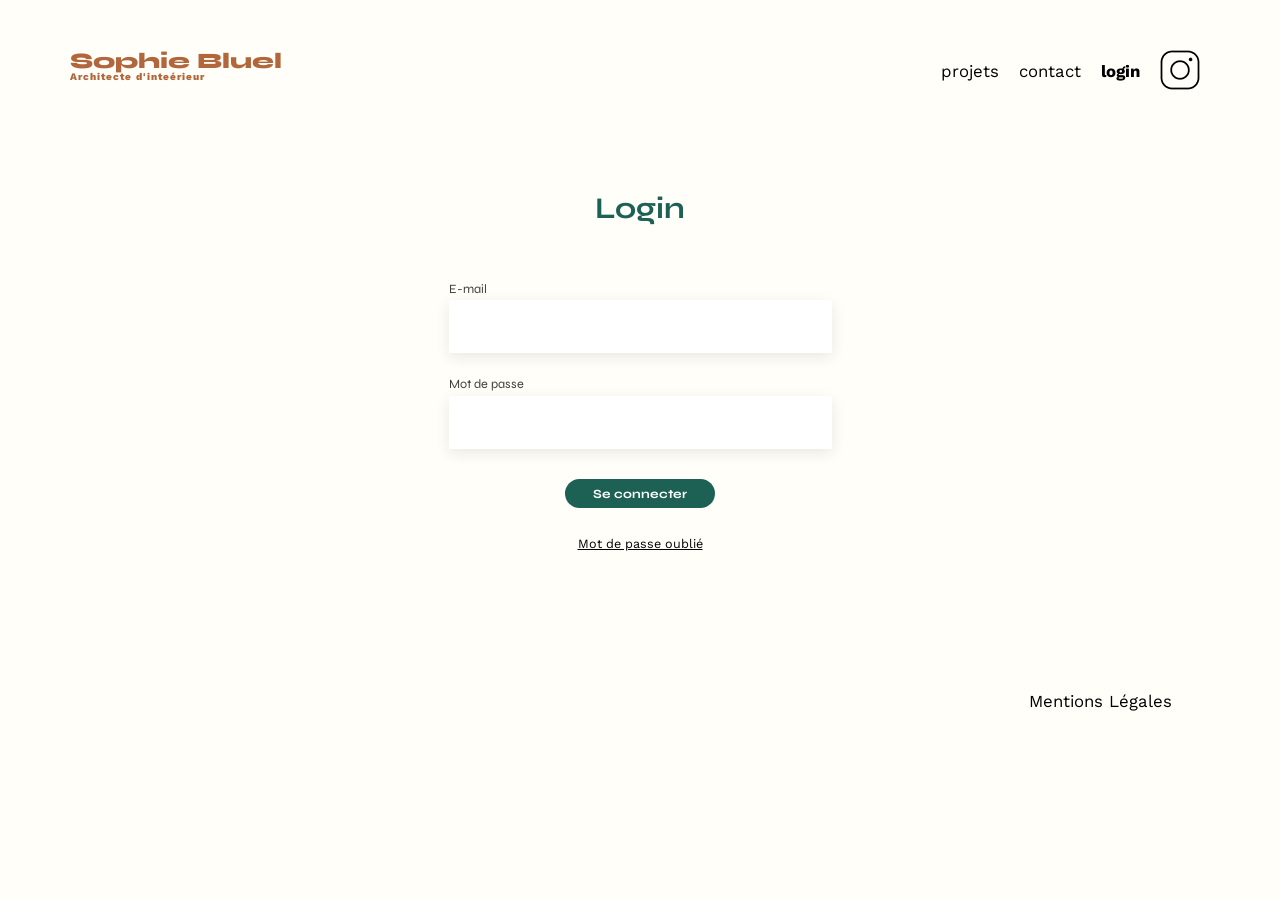
<file: FrontEnd/connexion.html>
<!DOCTYPE html>
<html lang="fr">

<head>
    <meta charset="UTF-8">
    <title>Login</title>
    <meta name="viewport" content="width=device-width, initial-scale=1.0">
    <link rel="preconnect" href="https://fonts.googleapis.com">
    <link rel="preconnect" href="https://fonts.gstatic.com" crossorigin>
    <link href="https://fonts.googleapis.com/css2?family=Syne:wght@700;800&family=Work+Sans&display=swap"
        rel="stylesheet">
    <meta name="description" content="">
    <link rel="stylesheet" href="./assets/style.css">
</head>

<body>
    <header>
        <h1>Sophie Bluel <span>Architecte d'inteérieur</span></h1>
        <nav>
            <ul>
                <a href="index.html">projets</a>
                <a href="index.html#contact">contact</a>
                <a href="connexion.html" id="connexionLogin">login</a>
                <li><img src="./assets/icons/instagram.png" alt="Instagram"></li>
            </ul>
        </nav>
    </header>

    <main>
        <section id="connexion">
            <h2>Login</h2>
            <div id="error"></div>
            <form class="loginForm" action="#" method="#">
                <div class="connexionForm">
                    <label for="email">E-mail</label>
                    <input type="email" name="email" id="email" required>
                </div>
                <div class="connexionForm">
                    <label for="password">Mot de passe</label>
                    <input type="password" name="password" id="password" required>
                </div>
                <input class="submitBtn" type="submit" id="submitUserInfo" value="Se connecter">
                <a href="#">Mot de passe oublié</a>
            </form>

        </section>
    </main>

    <footer>
        <nav>
            <ul>
                <li>Mentions Légales</li>
            </ul>
        </nav>
    </footer>
</body>

<script src="./assets/connexion.js"></script>

</html>
</file>
<file: FrontEnd/assets/style.css>
/* http://meyerweb.com/eric/tools/css/reset/
   v2.0 | 20110126
   License: none (public domain)
*/

html,
body,
div,
span,
applet,
object,
iframe,
h1,
h2,
h3,
h4,
h5,
h6,
p,
blockquote,
pre,
a,
abbr,
acronym,
address,
big,
cite,
code,
del,
dfn,
em,
img,
ins,
kbd,
q,
s,
samp,
small,
strike,
strong,
sub,
sup,
tt,
var,
b,
u,
i,
center,
dl,
dt,
dd,
ol,
ul,
li,
fieldset,
form,
label,
legend,
table,
caption,
tbody,
tfoot,
thead,
tr,
th,
td,
article,
aside,
canvas,
details,
embed,
figure,
figcaption,
footer,
header,
hgroup,
menu,
nav,
output,
ruby,
section,
summary,
time,
mark,
audio,
video {
	margin: 0;
	padding: 0;
	border: 0;
	font-size: 100%;
	font: inherit;
	vertical-align: baseline;
}

/* HTML5 display-role reset for older browsers */
article,
aside,
details,
figcaption,
figure,
footer,
header,
hgroup,
menu,
nav,
section {
	display: block;
}

body {
	background-color: rgba(255, 254, 248, 255);
	line-height: 1;
}

ol,
ul {
	list-style: none;
}

blockquote,
q {
	quotes: none;
}

blockquote:before,
blockquote:after,
q:before,
q:after {
	content: '';
	content: none;
}

table {
	border-collapse: collapse;
	border-spacing: 0;
}

/** end reset css**/
body {
	max-width: 1140px;
	margin: auto;
	font-family: 'Work Sans';
	font-size: 14px;
}

header {
	display: flex;
	justify-content: space-between;
	margin: 50px 0
}

section {
	margin: 50px 0
}

h1 {
	display: flex;
	flex-direction: column;
	font-family: 'Syne';
	font-size: 22px;
	font-weight: 800;
	color: #B1663C
}

h1>span {
	font-family: 'Work Sans';
	font-size: 10px;
	letter-spacing: 0.1em;
	;
}

h2 {
	font-family: 'Syne';
	font-weight: 700;
	font-size: 30px;
	color: #1D6154
}


ul a:hover {
	color: #B1663C;
}

/*l       Nav       */
nav ul {
	display: flex;
	align-items: center;
	list-style-type: none;

}

nav li,
a {
	padding: 0 10px;
	font-size: 1.2em;
	text-decoration: none;
	color: black;
}

#logout {
	display: none;
}

#login {
	display: block
}

#introduction {
	display: flex;
	align-items: center;
}

/*l       Introduction       */
#introduction figure {
	flex: 1
}

#introduction img {
	display: block;
	margin: auto;
	width: 80%;
}

#introduction article {
	flex: 1
}

#introduction h2 {
	margin-bottom: 1em;
}

#introduction p {
	margin-bottom: 0.5em;
}

/*l       Portfolio       */
#portfolio h2 {
	text-align: center;
	margin-bottom: 1em;
}

.gallery {
	width: 100%;
	display: grid;
	grid-template-columns: 1fr 1fr 1fr;
	grid-column-gap: 20px;
	grid-row-gap: 30px;
}

.gallery figure {
	width: 100%;
	height: 505px;
}

.gallery img {
	width: 100%;
	height: 100%;
	object-fit: cover;
}

portfolio
#contact {
	width: 50%;
	margin: auto;
}

/*l       Contact       */

#contact>* {
	text-align: center;

}

#contact h2 {
	margin-bottom: 20px;
}

#contact form {
	text-align: left;
	margin-top: 30px;
	display: flex;
	flex-direction: column;
}

#contact input {
	height: 50px;
	font-size: 1.2em;
	border: none;
	box-shadow: 0px 4px 14px rgba(0, 0, 0, 0.09);
}

#contact label {
	margin: 2em 0 1em 0;
}

#contact textarea {
	border: none;
	box-shadow: 0px 4px 14px rgba(0, 0, 0, 0.09);
}

input[type="submit"] {
	font-family: 'Syne';
	font-weight: 700;
	color: white;
	background-color: #1D6154;
	margin: 2em auto;
	width: 180px;
	text-align: center;
	border-radius: 60px;
}

/*l       Footer       */
footer nav ul {
	display: flex;
	justify-content: flex-end;
	margin: 2em
}

/*                        filtre                                     */

.filtre {
	display: flex;
	justify-content: center;
	margin-bottom: 30px;
}

.filterButton {
	font-family: 'Syne';
	font-size: 0.9em;
	color: #1D6154;
	background-color: white;
	border-color: #1D6154;
	border-width: 1px;
	text-align: center;
	border-radius: 60px;
	padding: 7px 20px 7px 20px;
	margin-top: 30px;
	margin-right: 10px;
	margin-bottom: 25px;
}

.filterButton:focus,
.filterButton.selected {
	background-color: #1D6154;
	color: white;
	border-width: 0px;
}

button[autofocus] {
	outline: none;
}

/*l                                Connexion                            */

#connexion {

	display: flex;
	flex-direction: column;
	align-items: center;
	height: 450px;
	margin-top: 100px;

}

#connexion h2 {

	margin-bottom: 20px;
}
#connexionLogin{
font-weight: bold;
}
#connexion form {
	
	display: flex;
	flex-direction: column;
	align-items: center;
}

.connexionForm {
	display: flex;
	flex-direction: column;
	margin-top: 25px;
}

#connexion button {
	margin-top: 25px;
}

#email,
#password {
	height: 51px;
	width: 379px;
	font-size: 1.2em;
	box-shadow: 0px 4px 14px rgba(0, 0, 0, 0.09);
	border-width: 0px;

}

#connexion label {
	font-family: 'Syne';
	font-size: 0.9em;
	color: rgba(0, 0, 0, 0.756);
	margin-bottom: 5px;

}

#submitUserInfo {
	font-family: 'Syne';
	font-size: 0.9em;
	color: white;
	background-color: #1D6154;
	border-width: 0px;
	text-align: center;
	border-radius: 60px;
	padding: 7px 25px 7px 25px;
	width: 150px;
	margin-top: 30px;
	cursor: pointer;
}

#connexion a {
	margin-top: 5px;
	font-size: 0.9em;
	text-decoration: underline;
}
#error {
	color: red;
	margin-top: 15px;
}

/*           Mode connecté          */

#headerEditMode {
	width: 100%;
	background-color: black;
	display: flex;
	align-items: center;
	justify-content: center;
	margin-top: 0px;
	height: 50px;
}

#logo-edition {
	display: flex;
	align-items: baseline;
}

#headerEditMode i {
	font-size: 1.1em;
	color: white;

}

#headerEditMode p {
	color: white;
	margin-left: 5px;
}

#headerEditMode button {
	margin-left: 15px;
	border-radius: 60px;
	padding: 9px 20px 9px 20px;
	font-family: 'Work Sans';
	font-weight: 600;
	border-width: 0px;
}


#figure-modify {
	display: flex;
	width: 80%;
	margin: auto;
	margin-top: 15px;
}

#figure-modify-a {
	display: flex;
	width: 80%;
	margin-bottom: 10px;
}

#figure-modify i {
	font-size: 1.2em;
}


#portfolio-modify {
	display: flex;
	justify-content: center;
	align-items: baseline;
}

#portfolio-modify i {
	margin-left: 30px;
	font-size: 1.2em;
}



/*             Modal                */

#modal {
	display: none;
	position: fixed;
	z-index: 1;
	left: 0;
	top: 0;
	width: 100%;
	height: 100%;
	overflow: auto;
	background: rgba(0, 0, 0, 0.3);

}

#modal-content {
	background-color: #fff;
	margin: 15% auto;
	padding: 20px;
	border: 1px solid #888;
	border-radius: 10px;
	width: 80%;
	max-width: 650px;
	text-align: center;
	position: relative;
	max-height: 670px;
	display: flex;
	flex-direction: column;
	align-items: center;
}

#modal-content h2 {
	color: black;
	margin-top: 20px;
	font-weight: lighter;
}


#modal-close {
	position: absolute;
	top: 20px;
	right: 20px;
	width: 30px;
	height: 30px;
	cursor: pointer;
	background: none;
	border: none;
	padding: 0;
}

#modal-close i {
	font-size: 1.3em;
	display: block;
}

.gallery-modal {
	display: grid;
	grid-template-columns: repeat(5, 1fr);
	grid-template-rows: repeat(3, auto);
	grid-row-gap: 20px;
	grid-column-gap: 10px;
	margin: 40px 80px 0px 80px;
	padding-bottom: 30px;
	border-bottom: solid 2px #d0d0d0;
}

.gallery-modal figure {
	position: relative;
	height: 135px;
}

.gallery-modal img {
	max-width: 100%;
	height: 100%;
	object-fit: cover;
}

#new-photo {
	font-family: 'Syne';
	font-weight: 700;
	color: white;
	background-color: #1D6154;
	padding: 10px 25px 10px 25px;
	width: 230px;
	text-align: center;
	border-radius: 60px;
	border-width: 0px;
	margin-top: 30px;
	cursor: pointer;
}

#delete-gallery {
	color: #e03232;
	background-color: transparent;
	border: none;
	padding: 0;
	font-size: inherit;
	font-family: inherit;
	cursor: pointer;
	margin-top: 20px;
}


.gallery-modal figure i {
	position: absolute;
	color: white;
	top: 3px;
	right: 3px;
	width: 15px;
	height: 15px;
	cursor: pointer;
	padding: 4px;
	background-color: black;
	border: none;
	border-radius: 5px;
}

/*         modal photo        */

#modal-photo {
	background-color: #fff;
	margin: 15% auto;
	padding: 20px;
	border: 1px solid #888;
	border-radius: 10px;
	width: 80%;
	max-width: 650px;
	text-align: center;
	position: relative;
	max-height: 660px;
	display: flex;
	flex-direction: column;
	align-items: center;
	display : none;
}

#modal-photo h2 {
	color: black;
	margin-top: 20px;
	font-weight: lighter;
}

#modal-return {
	position: absolute;
	top: 20px;
	left: 20px;
	width: 30px;
	height: 30px;
	cursor: pointer;
	background: none;
	border: none;
	padding: 0;
}

#modal-return i {
	font-size: 1.3em;
	display: block;
}

#modal-photo-close {
	position: absolute;
	top: 20px;
	right: 20px;
	width: 30px;
	height: 30px;
	cursor: pointer;
	background: none;
	border: none;
	padding: 0;
}

#modal-photo-close i {
	font-size: 1.3em;
	display: block;
}

#modal-photo form {
	display: flex;
	flex-direction: column;
	padding: 30px 100px 30px 100px
}

#form-photo-div {
	height: 180px;
	display: flex;
	flex-direction: column;
	justify-content: center;
	align-items: center;
	background-color: #e8f1f6;
}
#modal-valider:disabled{
	background-color :#cbd6dc;
}
#form-photo-div i {
	font-size: 4.5em;
}
#form-photo-div #image {
	display: none;
}


#label-image {
	padding: 13px 30px 13px 30px;
	background-color: #cbd6dc;
	border-radius: 25px;
	color: #376b89;
	margin-top: 17px;
	cursor: pointer;
}

#form-photo-div p {
	font-size: 0.9em;
	color: #575859;
	margin-top: 7px;
}

.modal-photo-input {
	display: flex;
	flex-direction: column;
	margin-top: 25px;
	align-items: start;
	
	
}

#modal-photo-category,
#modal-photo-title {
	width: 100%;
	height: 37px;
	box-shadow: 0px 0px 15px rgb(233, 233, 228);
	border-width: 0px;
	margin-top: 10px;
	padding-left: 13px;
}

#barre-grise {
	padding-bottom: 45px;
	border-bottom: solid 2px #d0d0d0;
}

#modal-valider {
	font-family: 'Syne';
	font-weight: 700;
	color: white;
	
	padding: 10px 25px 10px 25px;
	width: 230px;
	border-width: 0px;
	text-align: center;
	border-radius: 60px;
	margin-top: 30px;
	cursor: pointer;
}

#iModalImage{
	color: #c5c6c9;
}
</file>
